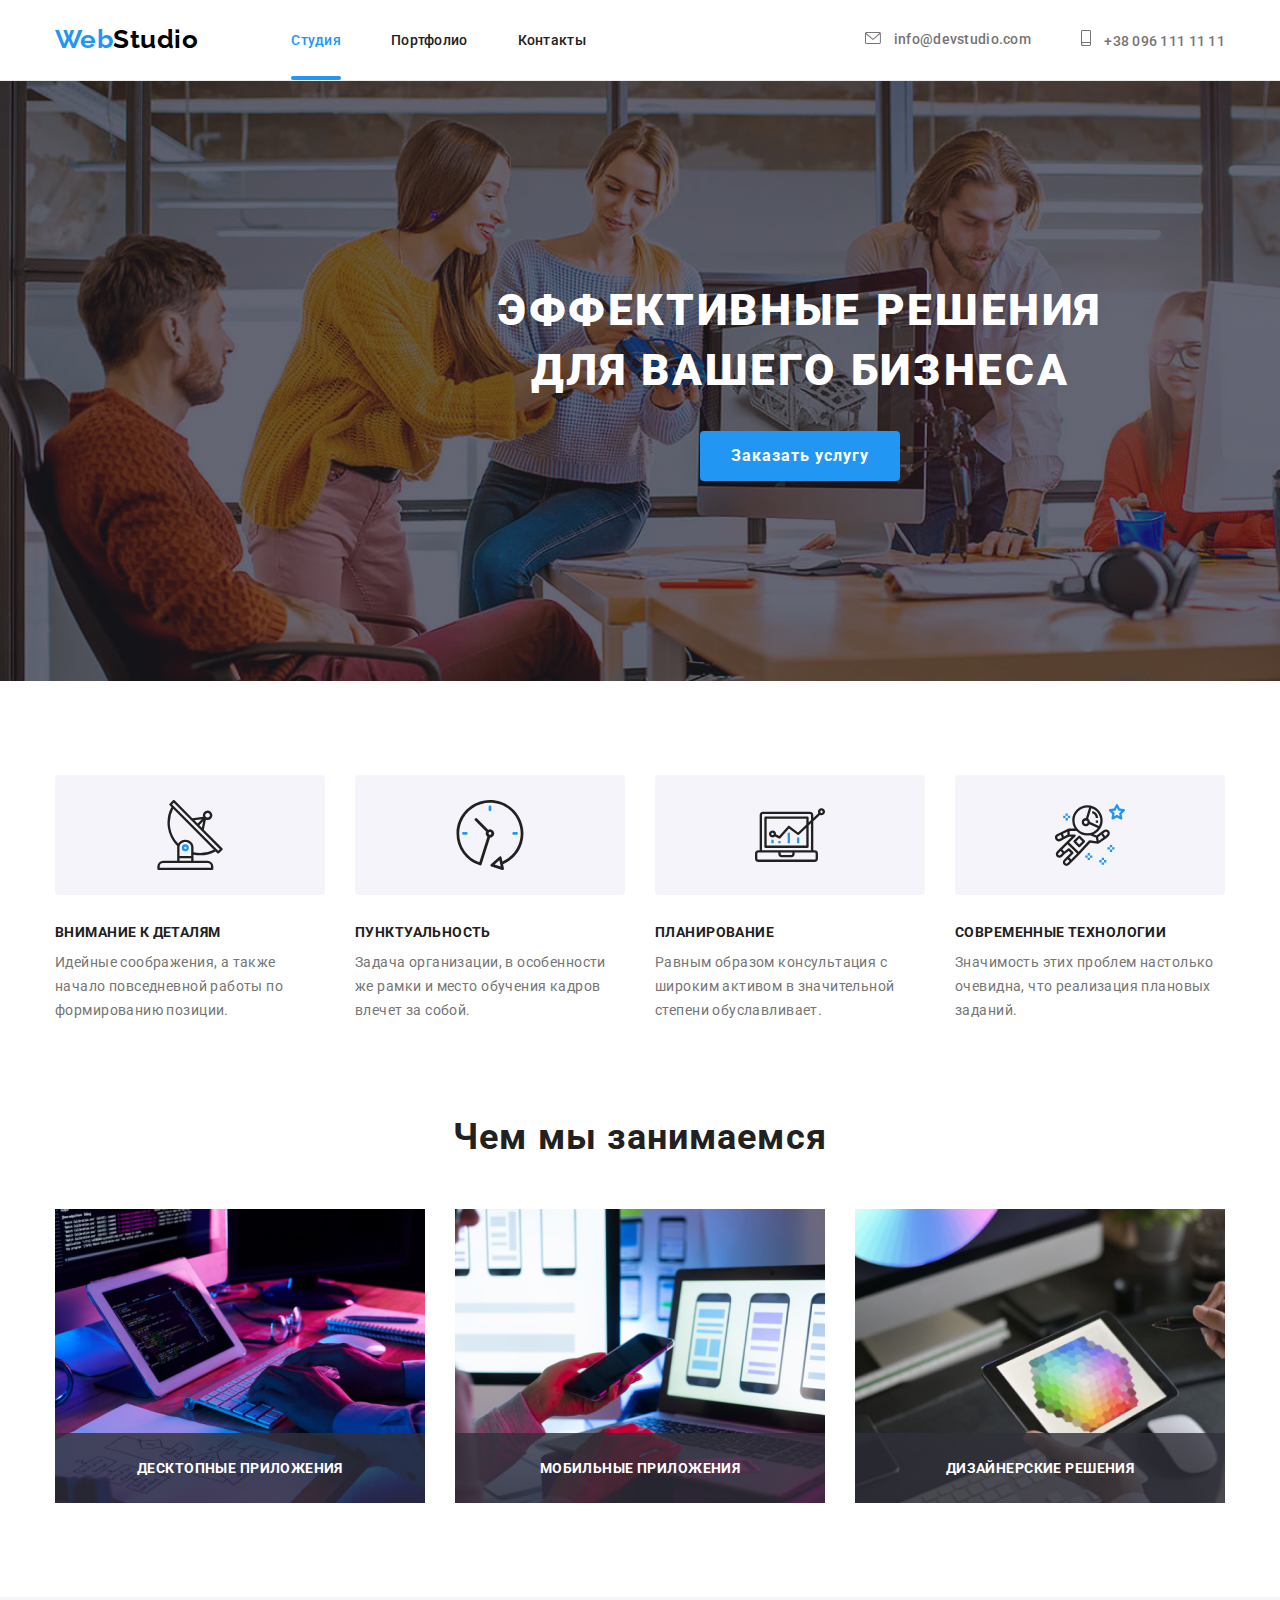
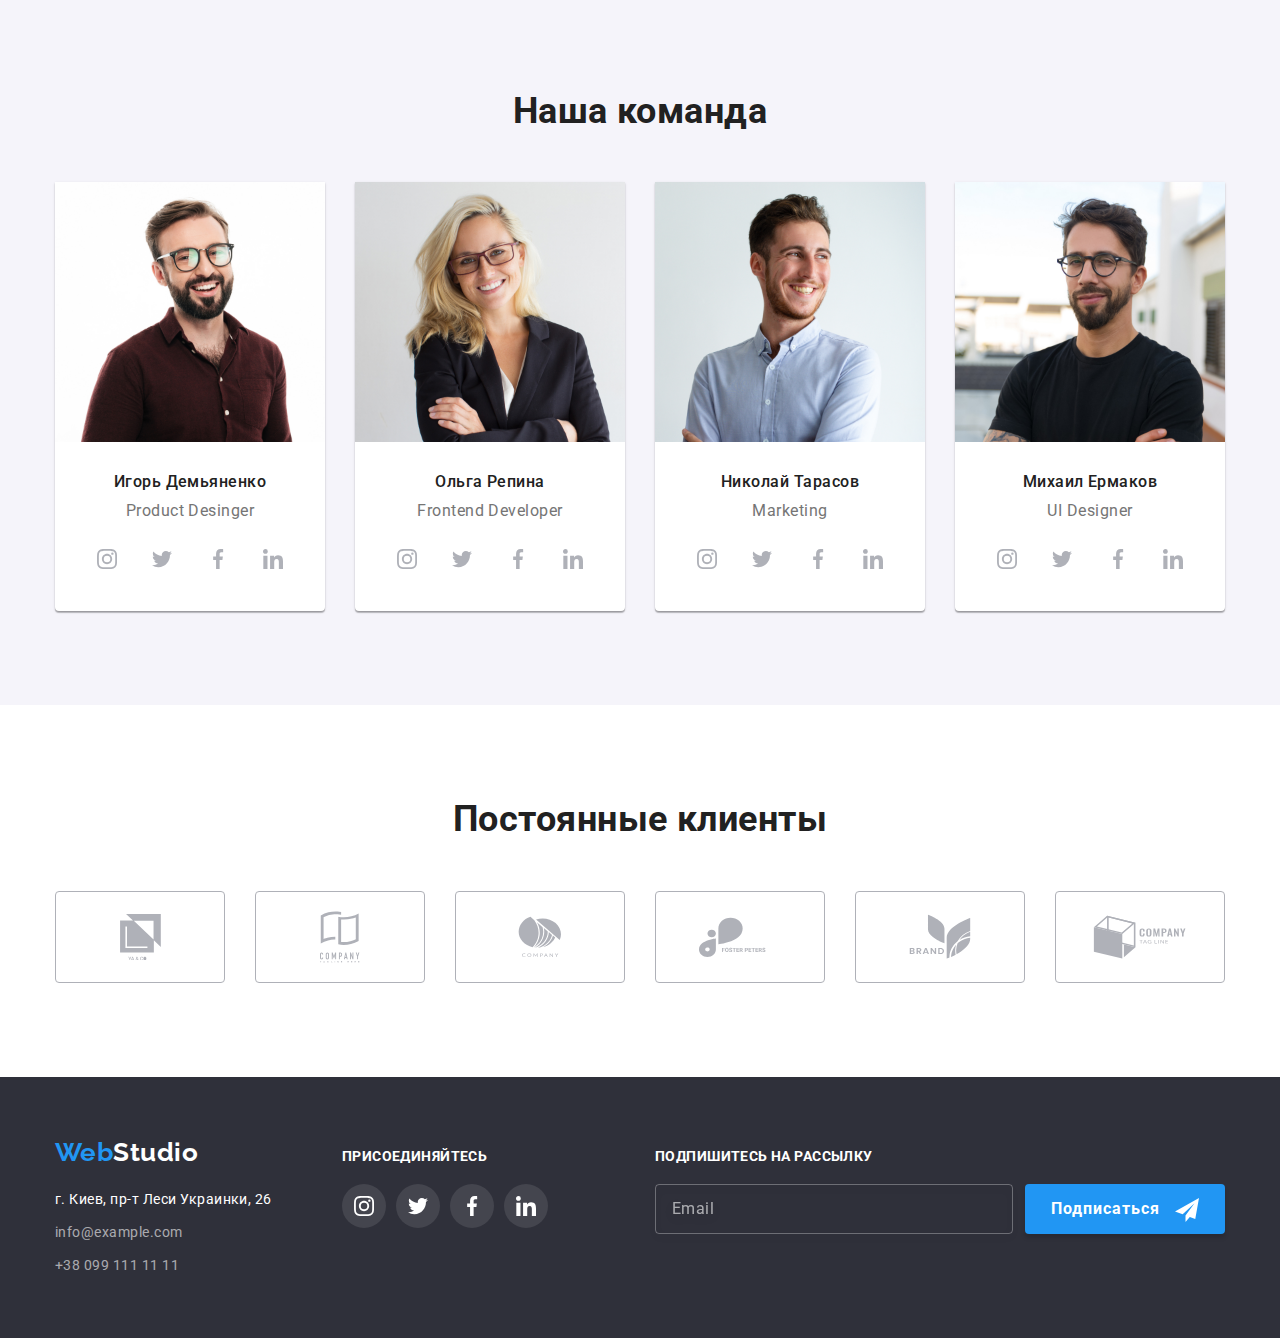
<file: index.html>
<!DOCTYPE html>
<html lang="ru">

<head>

  <meta charset="UTF-8" />
  <meta http-equiv="X-UA-Compatible" content="IE=edge" />
  <meta name="viewport" content="width=device-width, initial-scale=1.0" />
  <title>Document</title>
  <link rel="stylesheet" href="https://cdnjs.cloudflare.com/ajax/libs/modern-normalize/1.1.0/modern-normalize.css"
    integrity="sha512-Y0MM+V6ymRKN2zStTqzQ227DWhhp4Mzdo6gnlRnuaNCbc+YN/ZH0sBCLTM4M0oSy9c9VKiCvd4Jk44aCLrNS5Q=="
    crossorigin="anonymous" referrerpolicy="no-referrer" />
  <link rel="preconnect" href="https://fonts.gstatic.com" />
  <link href="https://fonts.googleapis.com/css2?family=Raleway:wght@700&family=Roboto:wght@400;500;700;900&display=swap"
    rel="stylesheet" />
    <link rel="stylesheet" href="https://cdnjs.cloudflare.com/ajax/libs/animate.css/4.1.1/animate.min.css" />
  <link rel="stylesheet" href="./css/style.css" />
</head>

<body>
  <!--======================HEADER==========================-->
  <header class="section">
    <div class="container header-container">
      <nav class="site-nav">
        <a class="logo-header link animate__hinge" href="./index.html">
          <span class="logo-item">Web</span>Studio
        </a>
        <ul class="site-list list">
          <li class="item">
            <a class="site-link current link  after-item" href="#">Студия</a>
          </li>
          <li class="item">
            <a class="site-link link" href="./portfolio.html">Портфолио</a>
          </li>
          <li class="item">
            <a class="site-link link" href="#">Контакты</a>
          </li>
        </ul>
      </nav>
      <ul class="contact-list list">
        <li class="item">
          <a class="contact-link link" href="mailto:info@devstudio.com">
            <svg class="icon-item" width="16px" height="12">
              <use href="./images/icon/symbol-defs.svg#icon-envelope"></use>
            </svg>
            info@devstudio.com
          </a>
        </li>
        <li class="item">
          <a class="contact-link link " href="tel:+38-096-111-11-11">
            <svg class="icon-item" width="10px" height="16px">
              <use href="./images/icon/symbol-defs.svg#icon-smartphone">
              </use>
            </svg>
            +38 096 111 11 11
          </a>
        </li>
      </ul>
    </div>
  </header>
  <!--======================END HEADER======================-->

  <main>
    <!--======================HERO======================-->
    <section class="hero overlay">
      <div class="container ">
        <h1 class="hero-title">Эффективные решения <br> для вашего бизнеса</h1>
        <button class="button" type="button" data-modal-open>Заказать услугу</button>
      </div>
    </section>
    <!-- ======================END HERO====================== -->

    <!-- ======================FEATURES====================== -->
    <section class="features-content">
      <div class="container">
        <h2 class="hidden">Особенности</h2>
        <ul class="features-list list">
          <li>
            <div class="features-item">
                <svg class="icon-antenna" width="70px"  height="70px" >
                  <use href="./images/icon/symbol-defs.svg#icon-antenna1"></use>
                </svg>
            </div>
            <h3 class="features-title">Внимание к деталям</h3>
            <p class="text-description">
              Идейные соображения, а также
              начало повседневной работы по
              формированию позиции.
            </p>
          </li>
          <li>
            <div class="features-item">
              <svg class="icon-antenna" width="70px"  height="70px">
                <use href="./images/icon/symbol-defs.svg#icon-clock1" ></use>
              </svg>
            </div>
            <h3 class="features-title">Пунктуальность</h3>
            <p class="text-description">
              Задача организации, в особенности же рамки и место обучения кадров
              влечет за собой.
            </p>
          </li>
          <li>
            <div class="features-item">
              <svg class="icon-antenna" width="70px"  height="70px">
                <use href="./images/icon/symbol-defs.svg#icon-diagram1" ></use>
              </svg>
            </div class="features-item">
            <h3 class="features-title">Планирование</h3>
            <p class="text-description">
              Равным образом консультация с широким активом в значительной
              степени обуславливает.
            </p>
          </li>
          <li>
            <div class="features-item">
              <svg class="icon-antenna" width="70px"  height="70px">
                <use href="./images/icon/symbol-defs.svg#icon-astronaut1"></use>
              </svg>
            </div>
            <h3 class="features-title">Современные технологии</h3>
            <p class="text-description">
              Значимость этих проблем настолько очевидна, что реализация
              плановых заданий.
            </p>
          </li>
        </ul>
      </div>
    </section>
    <!-- ======================END FEATURES======================= -->

    <!-- ======================WORK ACTIVITY====================== -->
    <section class=" container-work-activity">
      <div class="container">
        <h2 class="work-section-title">Чем мы занимаемся</h2>
        <ul class="work-list list">
          <li>
            <div class="contact-work-item">
              <img class="img-item" src="./images/box_1.jpg" width="370" height="294" alt="фото_планирование" />
              <p class="contact-work-desc">
                Десктопные приложения
              </p>
            </div>
          </li>

          <li>
            <div class="contact-work-item">
              <img class="img-item" src="./images/box_2.jpg" width="370" height="294" alt="фото_разработки" />
              <p class="contact-work-desc">
                мобильные приложения
              </p>
            </div>
            
          </li>

          <li>
            <div class="contact-work-item" >
            <img class="img-item" src="./images/box_3.jpg" width="370" height="294" alt="фото_выбор_цвета" />
            <p class="contact-work-desc">Дизайнерские решения</p>
            </div>
          </li>

        </ul>
      </div>
    </section>
    <!-- ======================END WORK SECTION====================== -->

    <!-- ======================TEAM SECTION====================== -->
    <section class="team-section">
      <div class="container">
        <h2 class="team-title">Наша команда</h2>
        <ul class="team-list list">
          <li class="team-item  ">
            <img class="team-foto" src="./images/img_4.jpg" width="270" alt="фото_Дизайнера" />
            <div class="text-item">
              <h3 class="title-command-description">Игорь Демьяненко</h3>
              <p class="command-description" lang="en">Product Desinger</p>
              <div class="icon-set">
                
                <a class="link-icon-inst" href="#">
                  <svg class="inst-style" width="20px" height="20px">
                    <use href="./images/icon/symbol-defs.svg#icon-instagram-2"></use>
                  </svg>
                </a>
                <a class="link-icon-inst" href="#">
                  <svg class="inst-style"  width=" 20px" height="20px">
                    <use href="./images/icon/symbol-defs.svg#icon-twitter-1"></use>
                  </svg>
                </a>
                <a class="link-icon-inst" href="#">
                  <svg class="inst-style"  width=" 20px" height="20px">
                    <use href="./images/icon/symbol-defs.svg#icon-facebook-1"></use>
                  </svg>
                </a>
                <a class="link-icon-inst" href="#">
                  <svg class="inst-style" width="20px" height="20px">
                    <use href="./images/icon/symbol-defs.svg#icon-linkedin-1"></use>
                  </svg>
                </a>
              </div>
            </div>
          </li>  
          <li class="team-item">
            <img class="team-foto" src="./images/img_3.jpg" width="270" alt="фото_Фронтенд_разработчика" />
            <div class="text-item">
                <h3 class="title-command-description">Ольга Репина</h3>
              <p lang="en" class="command-description">Frontend Developer</p>
              <div class="icon-set">
                  <a class="link-icon-inst" href="#">
                    <svg class="inst-style"  width="20px" height="20px" >
                      <use href="./images/icon/symbol-defs.svg#icon-instagram-2"></use>
                    </svg>
                  </a>
                  <a class="link-icon-inst" href="#">
                    <svg class="inst-style  width="20px" height="20px" >
                      <use href="./images/icon/symbol-defs.svg#icon-twitter-1"></use>
                    </svg>
                  </a>
                  <a class="link-icon-inst" href="#">
                    <svg class="inst-style  width="20px" height="20px" >
                      <use href="./images/icon/symbol-defs.svg#icon-facebook-1"></use>
                    </svg>
                  </a>
                  <a class="link-icon-inst" href="#">
                    <svg class="inst-style"  width="20px" height="20px" >
                      <use href="./images/icon/symbol-defs.svg#icon-linkedin-1"></use>
                    </svg>
                  </a>
              </div> 
            </div>
          </li>
          <li class="team-item">
            <img class="team-foto" src="./images/img_2.jpg" width="270" alt="фото_Маркетолога" />
            <div class="text-item">
                <h3 class="title-command-description">Николай Тарасов</h3>
                <p lang="en" class="command-description">Marketing</p>
              <div class="icon-set">
                <a class="link-icon-inst" href="#">
                  <svg class="inst-style" width="20px" height="20px">
                    <use href="./images/icon/symbol-defs.svg#icon-instagram-2"></use>
                  </svg>
                </a>
                <a class="link-icon-inst" href="#">
                  <svg class="inst-style  width=" 20px" height="20px">
                    <use href="./images/icon/symbol-defs.svg#icon-twitter-1"></use>
                  </svg>
                </a>
                <a class="link-icon-inst" href="#">
                  <svg class="inst-style  width=" 20px" height="20px">
                    <use href="./images/icon/symbol-defs.svg#icon-facebook-1"></use>
                  </svg>
                </a>
                <a class="link-icon-inst" href="#">
                  <svg class="inst-style" width="20px" height="20px">
                    <use href="./images/icon/symbol-defs.svg#icon-linkedin-1"></use>
                  </svg>
                </a>
              </div>
            </div>
          </li>
          <li class="team-item">
            <img class="team-foto" src="./images/img_1.jpg" width="270" alt="фото_разработчика_дизайна_интерфейса" />
            <div class="text-item">
              <h3 class="title-command-description">Михаил Ермаков</h3>
              <p lang="en" class="command-description">UI Designer</p>
              <div class="icon-set">
                <a class="link-icon-inst" href="#">
                  <svg class="inst-style" width="20px" height="20px">
                    <use href="./images/icon/symbol-defs.svg#icon-instagram-2"></use>
                  </svg>
                </a>
                <a class="link-icon-inst" href="#">
                  <svg class="inst-style  width=" 20px" height="20px">
                    <use href="./images/icon/symbol-defs.svg#icon-twitter-1"></use>
                  </svg>
                </a>
                <a class="link-icon-inst" href="#">
                  <svg class="inst-style  width=" 20px" height="20px">
                    <use href="./images/icon/symbol-defs.svg#icon-facebook-1"></use>
                  </svg>
                </a>
                <a class="link-icon-inst" href="#">
                  <svg class="inst-style" width="20px" height="20px">
                    <use href="./images/icon/symbol-defs.svg#icon-linkedin-1"></use>
                  </svg>
                </a>
              </div>
            </div>
          </li>
        </ul>
      </div>
    </section>
    <!-- ======================END TEAM SECTION====================== -->
    <section class="client-section">
      <div class="container client-container">
        <h2 class="title-client">Постоянные клиенты</h2>
        <ul class="client-list list">
          
          <li class="client">
            <a class="client-link" href="#">
              <svg width="41px" height="46.7px">
                <use href="./images/icon/symbol-defs.svg#icon-group1"></use>
              </svg>
            </a>
          </li>
          <li class="client">
            <a class="client-link" href="#">
              <svg width="40px" height="52px">
                <use href="./images/icon/symbol-defs.svg#icon-group2"></use>
              </svg>
            </a>
          </li>
          <li class="client">
            <a class="client-link" href="#">
            <svg width="43.46px" height="41.18px">
            <use href="./images/icon/symbol-defs.svg#icon-group3"></use>
            </svg>
          </a>
          </li>
          <li class="client">
            <a class="client-link" href="#">
            <svg width="84.44px" height="40.62px">
            <use href="./images/icon/symbol-defs.svg#icon-group4"></use>
            </svg>
          </a>
          </li>
          <li class="client">
            <a class="client-link" href="#">
            <svg width="62.54px" height="45.43px">
            <use href="./images/icon/symbol-defs.svg#icon-group5"></use>
            </svg>
          </a>
          </li>
          <li class="client">
            <a class="client-link" href="#">
            <svg width="93.72px" height="43.93px">
            <use href="./images/icon/symbol-defs.svg#icon-group6"></use>
            </svg>
          </a>
          </li>
        </ul>

      </div>
    </section>
  </main>
  <!-- ======================FOOTER SECTION====================== -->
  <footer class="footer">
      <div class="container footer-section ">
        <div class="adress-footer-section">
          <a class="logo-footer link" href="./index.html"><span class="logo-item">Web</span>Studio</a>
          <address class="address">
            <p class="adress-text">г. Киев, пр-т Леси Украинки, 26</p>
            <ul class="footer-list list">
              <li class="footer-item">
                <a class="footer-link link" href="mailto:info@example.com">info@example.com</a>
              </li>
              <li class="footer-item">
                <a class="footer-link link" href="tel:+38-099-111-11-11">+38 099 111 11 11</a>
              </li>
            </ul>
          </address>
        </div>
        
        <div class="footer-set">
          <h2 class="footer-title">присоединяйтесь</h2>
          <ul class="footer-list-icon list">
            <li class="footer-icon-item">
              <a class="footer-icon-inst" href="#">
                <svg class="footer-style" width="20px" height="20px">
                  <use href="./images/icon/symbol-defs.svg#icon-instagram-2"></use>
                </svg>
              </a>
            </li>
            <li class="footer-icon-item">
              <a class="footer-icon-inst" href="#">
                <svg class="inst-style" width=" 20px" height="20px">
                  <use href="./images/icon/symbol-defs.svg#icon-twitter-1"></use>
                </svg>
              </a>
            </li>
            <li class="footer-icon-item">
              <a class="footer-icon-inst" href="#">
                <svg class="inst-style" width=" 20px" height="20px">
                  <use href="./images/icon/symbol-defs.svg#icon-facebook-1"></use>
                </svg>
              </a>
            </li>
            <li class="footer-icon-item">
              <a class="footer-icon-inst" href="#">
                <svg class="inst-style" width="20px" height="20px">
                  <use href="./images/icon/symbol-defs.svg#icon-linkedin-1"></use>
                </svg>
              </a>
            </li>
          </ul>  
        </div>
        <div class="footer-form">
          <p class="footer-form-title">Подпишитесь на рассылку</p>
          <form class="form-footer">
            <input class="form-footer-email" type="email" name="email" placeholder="Email">
            <button class="form-footer-button" type="submit">Подписаться </button>
          </form>
        </div>
      </div>
    </footer>
  <!-- ======================END FOOTER SECTION====================== -->
  <div class="backdrop is-hidden" data-modal>
    <div class="modal">
      <button type="button" class="close-button" data-modal-close>
        <svg width="18px" height="18px">
          <use href="./images/icon/symbol-defs.svg#icon-close-black-18dp-2-11"></use>
        </svg>
      </button>
      
      <form class="form">
        <p class="modal-title">Оставьте свои данные, мы вам перезвоним</p>

        <label class="form-field">
           <span class="label-title">Имя</span>
          <span class="position-form-man">
            <input class="input-form" type="text" name="username" minlength="2" maxlength="10" required>
            <svg class="svg-icon" width="18px" height="18px">
              <use href="./images/icon/symbol-defs.svg#icon-person-black"></use>
            </svg>
          </span>
        </label>

        <label class="form-field">
          <span class="label-title">Телефон</span>
          <span class="position-form-man">
            <input class="input-form" type="tel" name="tel" pattern="[3]{" required>
            <svg class="svg-icon" width="18px" height="18px">
              <use href="./images/icon/symbol-defs.svg#icon-phone-black-18dp-1"></use>
            </svg>
          </span>
        </label>

        <label class="form-field">
          <span class="label-title">Почта</span>
          <span class="position-form-man">
            <input class="input-form" type="email" name="email">
            <svg class="svg-icon" width="18px" height="18px">
              <use href="./images/icon/symbol-defs.svg#icon-email-black-18dp-11"></use>
            </svg>
          </span>
        </label>

        <label class="form-field">
          <span class="label-title">Коментарии</span>
          <textarea class="input-form " name="comments" rows="7" placeholder="Введите текст"></textarea>
        </label>
        
        <input class="checkbox visually-hidden" id="policy" type="checkbox" name="checkbox" value="check" required>
        <label class="modal-checkbox" for="policy" >Соглашаюсь с рассылкой и принимаю &nbsp;<a href="#">Условия договора</a></label>
        
        <button class="btn-modal" type="submit">Отправить</button>
        
      </form>
    </div>
  </div>
  <script src="./js/modal.js"></script>
</body>

</html>
</file>
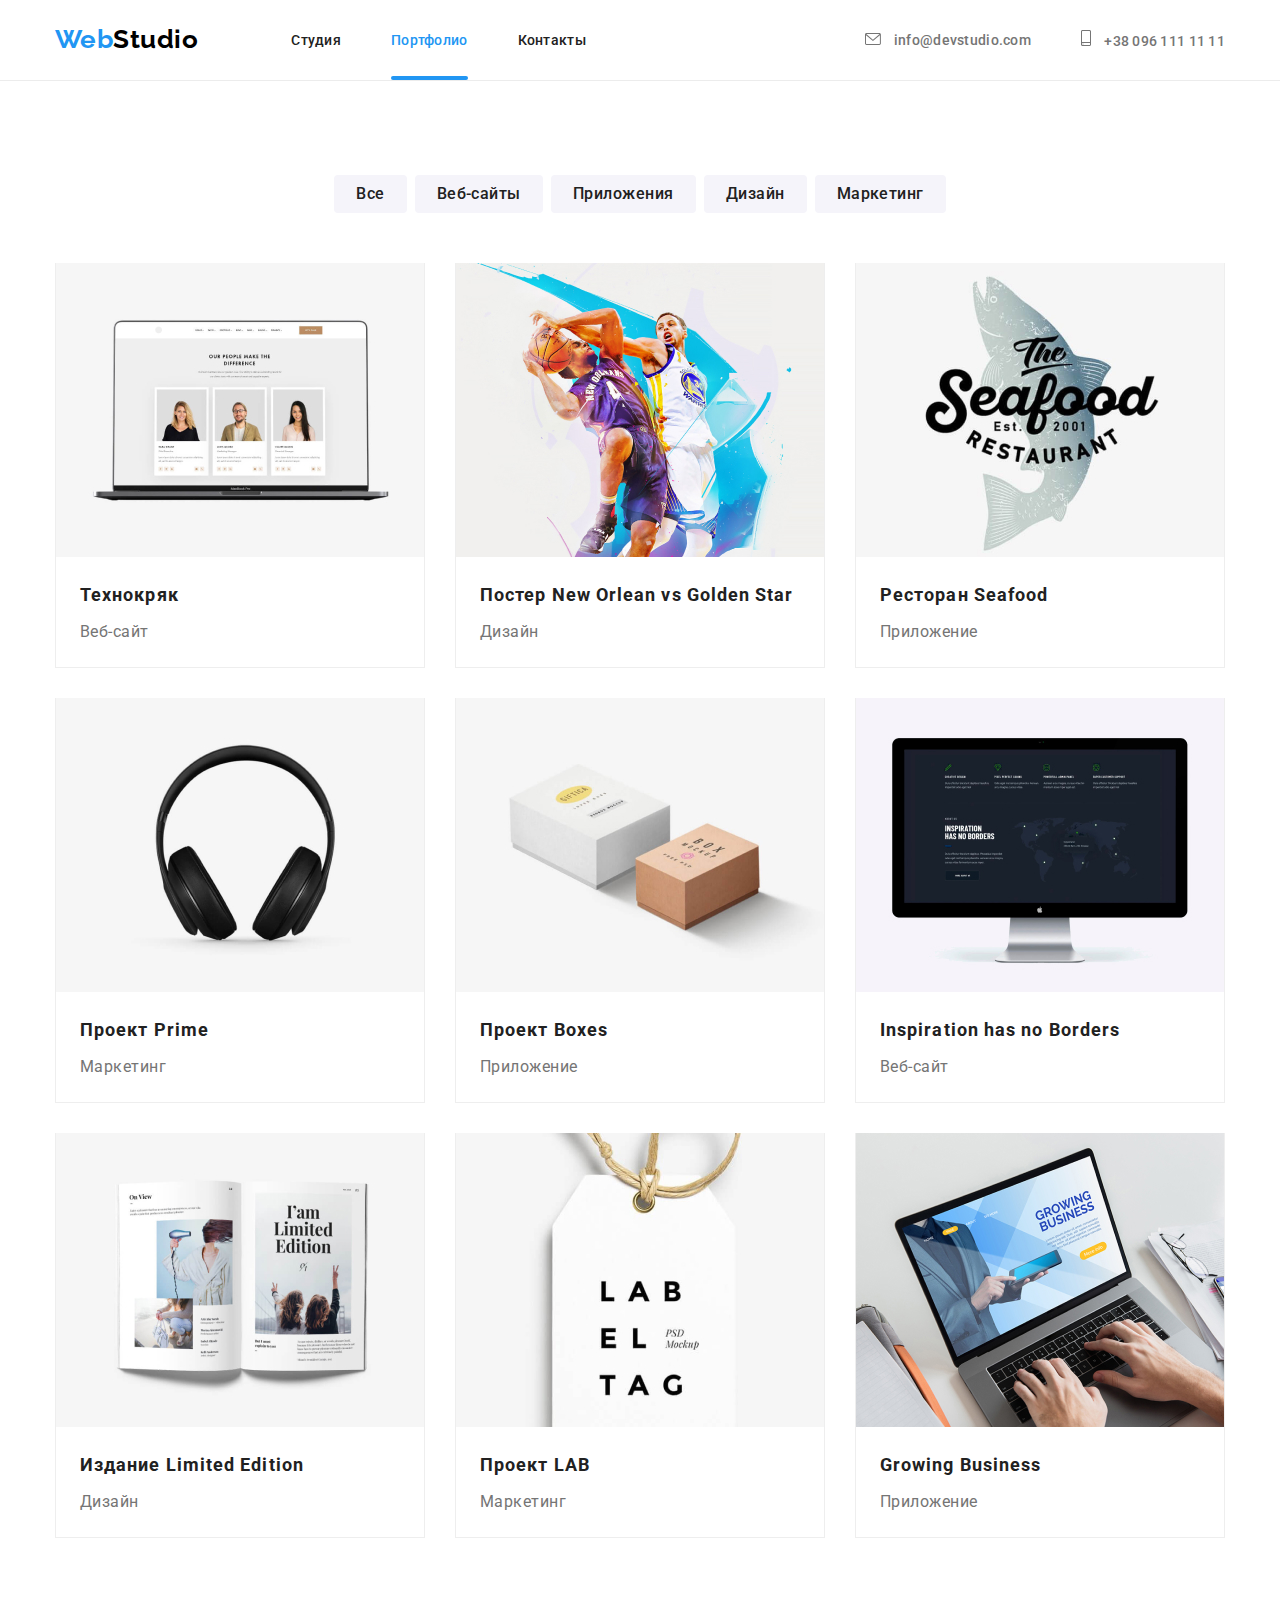
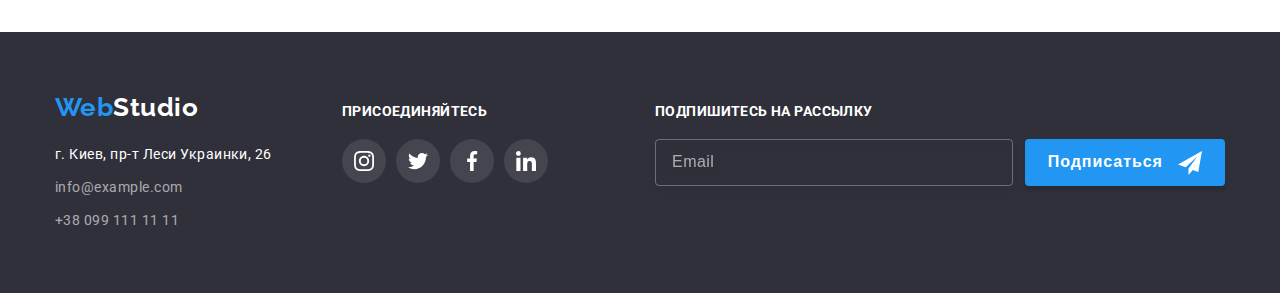
<file: portfolio.html>
<!DOCTYPE html>
<html lang="ru">
  <head>
    <meta charset="UTF-8" />
    <meta http-equiv="X-UA-Compatible" content="IE=edge" />
    <meta name="viewport" content="width=device-width, initial-scale=1.0" />
    <title>Document</title>
    <link rel="preconnect" href="https://fonts.gstatic.com" />
    <link
      href="https://fonts.googleapis.com/css2?family=Raleway:wght@700&family=Roboto:wght@400;500;700;900&display=swap"
      rel="stylesheet"
    />
    <link rel="stylesheet" href="./css/style.css" />
  </head>

  <body>
    <!--======================HEADER==========================-->
    <header class="section">
      <div class="container header-container">
        <nav class="site-nav">
          <a class="logo-header link animate__hinge" href="./index.html">
            <span class="logo-item">Web</span>Studio
          </a>
          <ul class="site-list list">
            <li class="item">
              <a class="site-link link" href="index.html">Студия</a>
            </li>
            <li class="item">
              <a class="site-link current link after-item" href="">Портфолио</a>
            </li>
            <li class="item">
              <a class="site-link link" href="#">Контакты</a>
            </li>
          </ul>
        </nav>
        <ul class="contact-list list">
          <li class="item">
            <a class="contact-link link" href="mailto:info@devstudio.com">
              <svg class="icon-item" width="16px" height="12">
                <use href="./images/icon/symbol-defs.svg#icon-envelope"></use>
              </svg>
              info@devstudio.com
            </a>
          </li>
          <li class="item">
            <a class="contact-link link" href="tel:+38-096-111-11-11">
              <svg class="icon-item" width="10px" height="16px">
                <use href="./images/icon/symbol-defs.svg#icon-smartphone"></use>
              </svg>
              +38 096 111 11 11
            </a>
          </li>
        </ul>
      </div>
    </header>
    <!--======================END HEADER======================-->
    <main>
      <section class="portfolio">
        <!-- <h1 class="hidden">Наши работы</h1> -->
        <div class="container">
          <ul class="filter list">
            <li class="item"><button class="filter-btn" type="button">Все</button></li>
            <li class="item"><button class="filter-btn" type="button">Веб-сайты</button></li>
            <li class="item"><button class="filter-btn" type="button">Приложения</button></li>
            <li class="item"><button class="filter-btn" type="button">Дизайн</button></li>
            <li class="item"><button class="filter-btn" type="button">Маркетинг</button></li>
          </ul>

          <ul class="list-of-our-works list">
            <li class="filter-item">
              <a class="link filter-link" href="#">
                <div class="filter-box">
                  <img
                    class="img"
                    src="./images/portfolio/img.jpg"
                    width="370"
                    height="294"
                    alt="ноутбук"
                  />
                  <div class="wrapper">
                    <p class="description-of-work-text">
                      Lorem, ipsum dolor sit amet consectetur adipisicing elit. Vero odit sed, dicta
                      molesti as cumque minus quisquam iusto dolorum, consequa tur nulla minima,
                      dolore consectetur! Quo aspernatur
                    </p>
                  </div>
                </div>
                <div class="position-text">
                  <h2 class="title">Технокряк</h2>
                  <p class="description-of-work">Веб-сайт</p>
                </div>
              </a>
            </li>

            <li class="filter-item">
              <a class="link filter-link" href="#">
                <div class="filter-box">
                  <img
                    class="img"
                    src="./images/portfolio/img-1.jpg"
                    width="370"
                    height="294"
                    alt="фото_спортсмены"
                  />
                  <div class="wrapper">
                    <p class="description-of-work-text">
                      Lorem, ipsum dolor sit amet consectetur adipisicing elit. Numquam voluptas
                      quas sit inventore simi lique non aliquam consequuntur nam, modi un de
                      incidunt quam placeat deserunt molestias error animi iusto, odio totam.
                    </p>
                  </div>
                </div>
                <div class="position-text">
                  <h2 class="title">Постер New Orlean vs Golden Star</h2>
                  <p class="description-of-work">Дизайн</p>
                </div>
              </a>
            </li>

            <li class="filter-item">
              <a class="link filter-link" href="#">
                <div class="filter-box">
                  <img
                    class="img"
                    src="./images/portfolio/img-2.jpg"
                    width="370"
                    height="294"
                    alt="логотип_ресторана"
                  />
                  <div class="wrapper">
                    <p class="description-of-work-text">
                      Lorem, ipsum dolor sit amet consectetur adipisicing elit. Vitae fugiat sunt ad
                      quae dolorem uam, nihil libero asperiores, placeat ipsa magnam quasi, ducimus
                      alias mollitia. Laud antium magni neque sunt perferendis?
                    </p>
                  </div>
                </div>
                <div class="position-text">
                  <h2 class="title">Ресторан Seafood</h2>
                  <p class="description-of-work">Приложение</p>
                </div>
              </a>
            </li>

            <li class="filter-item">
              <a class="link filter-link" href="#">
                <div class="filter-box">
                  <img
                    class="img"
                    src="./images/portfolio/img-3.jpg"
                    width="370"
                    height="294"
                    alt="наушники"
                  />
                  <div class="wrapper">
                    <p class="description-of-work-text">
                      Lorem ipsum dolor sit amet consectetur adipisicing elit. Dicta, minima
                      aliquam! Quod, aliquid nemo. Corrupti quam commodi volupta tes nemo molestias
                      voluptatibus molestiae, ducimus unde re pellat quae architecto necessitatibus
                      cumque non?
                    </p>
                  </div>
                </div>
                <div class="position-text">
                  <h2 class="title">Проект Prime</h2>
                  <p class="description-of-work">Маркетинг</p>
                </div>
              </a>
            </li>

            <li class="filter-item">
              <a class="link filter-link" href="#">
                <div class="filter-box">
                  <img
                    class="img"
                    src="./images/portfolio/img-4.jpg"
                    width="370"
                    height="294"
                    alt="декоративные_каробочки"
                  />
                  <div class="wrapper">
                    <p class="description-of-work-text">
                      Lorem ipsum, dolor sit amet consectetur adipisicing elit. Ratione eligendi
                      ipsa, veritatis quibusda m quos saepe, quia quo nobis rerum eius dolorum
                      pariatur! Vero ipsam cumque numquam quidem blanditiis assumenda natus.
                    </p>
                  </div>
                </div>
                <div class="position-text">
                  <h2 class="title">Проект Boxes</h2>
                  <p class="description-of-work">Приложение</p>
                </div>
              </a>
            </li>

            <li class="filter-item">
              <a class="link filter-link" href="#">
                <div class="filter-box">
                  <img
                    class="img"
                    src="./images/portfolio/img-5.jpg"
                    width="370"
                    height="294"
                    alt="монитор"
                  />
                  <div class="wrapper">
                    <p class="description-of-work-text">
                      Lorem ipsum dolor sit amet consectetur, adipisicing elit. Harum rerum unde
                      iure veniam, architect a non pariatur distinctio eveniet dicta labore est
                      consequuntur maiores. Consectetur doloribus sunt ducimus. Sequi, quia
                    </p>
                  </div>
                </div>
                <div class="position-text">
                  <h2 class="title">Inspiration has no Borders</h2>
                  <p class="description-of-work">Веб-сайт</p>
                </div>
              </a>
            </li>

            <li class="filter-item">
              <a class="link filter-link" href="#">
                <div class="filter-box">
                  <img
                    class="img"
                    src="./images/portfolio/img-6.jpg"
                    width="370"
                    height="294"
                    alt="журнал"
                  />
                  <div class="wrapper">
                    <p class="description-of-work-text">
                      Lorem ipsum dolor sit amet consectetur adipisicing elit. Placeat, illum! Lorem
                      ipsum, dolor sit amet consectetur adipisicing elit. Eligend i, fuga? Ullam
                      quam quo atque quod tenetur voluptas doloremque. Adipisci blanditiis veritatis
                      quo rem te mpore? Dolorem, exercitationem! Provident, corporis nesciunt. Sunt?
                    </p>
                  </div>
                </div>
                <div class="position-text">
                  <h2 class="title">Издание Limited Edition</h2>
                  <p class="description-of-work">Дизайн</p>
                </div>
              </a>
            </li>

            <li class="filter-item">
              <a class="link filter-link" href="#">
                <div class="filter-box">
                  <img
                    class="img"
                    src="./images/portfolio/img-7.jpg"
                    width="370"
                    height="294"
                    alt="лейба"
                  />
                  <div class="wrapper">
                    <p class="description-of-work-text">
                      Lorem ipsum dolor sit amet consectetur adipisicing elit. Dolorem ea eaque
                      fugiat accusamus quae reicie onsequuntur consectetur veritatis nisi vero
                      maxime temporibus, modi officia su nt rem cupiditate tempore dolorum! Facilis!
                    </p>
                  </div>
                </div>
                <div class="position-text">
                  <h2 class="title">Проект LAB</h2>
                  <p class="description-of-work">Маркетинг</p>
                </div>
              </a>
            </li>

            <li class="filter-item">
              <a class="link filter-link" href="#">
                <div class="filter-box">
                  <img
                    class="img"
                    src="./images/portfolio/img-8.jpg"
                    width="370"
                    height="294"
                    alt="работа_за_ноутбуком"
                  />
                  <div class="wrapper">
                    <p class="description-of-work-text">
                      Lorem ipsum dolor sit amet consectetu r adipisicing elit. Doloremque, eius
                      delectus alias, odio cu mque nisi accusantium quidem minus officia consectetur
                      non autem aperiam quis eligendi? Itaque explicab o sit sequi optio!
                    </p>
                  </div>
                </div>
                <div class="position-text">
                  <h2 class="title">Growing Business</h2>
                  <p class="description-of-work">Приложение</p>
                </div>
              </a>
            </li>
          </ul>
        </div>
      </section>
    </main>
    <footer class="footer">
      <div class="container footer-section ">
        <div class="adress-footer-section">
          <a class="logo-footer link" href="./index.html"><span class="logo-item">Web</span>Studio</a>
          <address class="address">
            <p class="adress-text">г. Киев, пр-т Леси Украинки, 26</p>
            <ul class="footer-list list">
              <li class="footer-item">
                <a class="footer-link link" href="mailto:info@example.com">info@example.com</a>
              </li>
              <li class="footer-item">
                <a class="footer-link link" href="tel:+38-099-111-11-11">+38 099 111 11 11</a>
              </li>
            </ul>
          </address>
        </div>
    
        <div class="footer-set">
          <h2 class="footer-title">присоединяйтесь</h2>
          <ul class="footer-list-icon list">
            <li class="footer-icon-item">
              <a class="footer-icon-inst" href="#">
                <svg class="footer-style" width="20px" height="20px">
                  <use href="./images/icon/symbol-defs.svg#icon-instagram-2"></use>
                </svg>
              </a>
            </li>
            <li class="footer-icon-item">
              <a class="footer-icon-inst" href="#">
                <svg class="inst-style" width=" 20px" height="20px">
                  <use href="./images/icon/symbol-defs.svg#icon-twitter-1"></use>
                </svg>
              </a>
            </li>
            <li class="footer-icon-item">
              <a class="footer-icon-inst" href="#">
                <svg class="inst-style" width=" 20px" height="20px">
                  <use href="./images/icon/symbol-defs.svg#icon-facebook-1"></use>
                </svg>
              </a>
            </li>
            <li class="footer-icon-item">
              <a class="footer-icon-inst" href="#">
                <svg class="inst-style" width="20px" height="20px">
                  <use href="./images/icon/symbol-defs.svg#icon-linkedin-1"></use>
                </svg>
              </a>
            </li>
          </ul>
        </div>
        <div class="footer-form">
          <p class="footer-form-title">Подпишитесь на рассылку</p>
          <form class="form-footer">
            <input class="form-footer-email" type="email" name="email" placeholder="Email">
            <button class="form-footer-button" type="submit">Подписаться </button>
          </form>
        </div>
      </div>
    </footer>
  </body>
</html>
</file>
<file: css/style.css>
html {
  box-sizing: border-box;
}

*,
*::after,
*::before {
  box-sizing: inherit;
}
:root {
  --primary-text-color: #757575;
  --secondary-text-color: #212121;
  --accent-color: #2196f3;
  --primary-bg-color: #ffffff;
  --primary-bg-color-filter: #f5f4fa;
  --prinary-font-family: 'Roboto', sant-serif;
}

body {
  background-color: var(--primary-bg-color);
  color: var(--primary-text-color);
  font-family: var(--prinary-font-family);
  margin: 0px;
  letter-spacing: 0.03em;
}

.list {
  list-style: none;
  margin: 0px;
  padding: 0px;
}

.link {
  text-decoration: none;
}

h1,
h2,
h3,
h4,
h5,
h6 {
  margin: 0px;
  padding: 0px;
}

p {
  margin: 0px;
  padding: 0px;
}

img {
  display: block;
}

/*======================COMPONENTS======================*/
.container {
  width: 1200px;
  margin-left: auto;
  margin-right: auto;
  padding-left: 15px;
  padding-right: 15px;
}

/*======================END COMPONENTS======================*/

/*======================HEADER======================*/
.section {
  border-bottom: 1px solid #ececec;
}

.header-container {
  display: flex;
  align-items: center;
}

.site-nav {
  display: flex;
  align-items: center;
}

.site-list {
  display: flex;
  margin-left: 93px;
}

.site-list .item + .item {
  margin-left: 50px;
}

.contact-list {
  display: flex;
  margin-left: auto;
}

.contact-list .item + .item {
  margin-left: 50px;
}

.logo-item {
  color: #2196f3;
}

.animate__hinge {
  transition: 250ms;
}

.logo-header {
  color: #000000;
  font-family: 'Raleway', sant-serif;
  font-weight: 700;
  font-size: 26px;
  line-height: 1.2;
}

.site-link {
  display: block;
  padding-top: 32px;
  padding-bottom: 32px;
  color: var(--secondary-text-color);
  transition: color 250ms cubic-bezier(0.4, 0, 0.2, 1);
}

.item {
  position: relative;
}

.after-item::after {
  position: absolute;
  display: block;
  bottom: 0;
  content: '';
  width: 100%;
  height: 4px;
  border-radius: 2px;
  background: var(--accent-color);
}

.site-link.current {
  color: var(--accent-color);
}

.site-link:hover,
.site-link:focus {
  color: var(--accent-color);
}

.contact-link {
  padding-top: 32px;
  padding-bottom: 32px;
  color: var(--primary-text-color);
  transition: color 250ms cubic-bezier(0.4, 0, 0.2, 1);
}

.contact-link:hover,
.contact-link:focus {
  color: var(--accent-color);
}

.icon-item {
  margin-right: 10px;
  fill: var(--primary-text-color);
}

.contact-link:hover .icon-item {
  fill: var(--accent-color);
}

.contact-link:focus .icon-item {
  fill: var(--accent-color);
}

.site-link,
.contact-link {
  font-weight: 500;
  font-size: 14px;
  line-height: 1.15;
  letter-spacing: 0.02em;
}
/* ======================END HEADER====================== */

/*======================FOOTER======================*/

.footer {
  background-color: #2f303a;
  padding-top: 60px;
  padding-bottom: 60px;
}

.footer-list .footer-item:not(:last-child) {
  margin-bottom: 9px;
}

.footer-set {
  margin-left: 70px;
}

.footer-list-icon {
  display: flex;
  width: 206px;
  justify-content: space-between;
  margin-top: 20px;
}

.footer-icon-inst {
  display: flex;
  width: 44px;
  height: 44px;
  justify-content: center;
  align-items: center;
  background-color: rgba(255, 255, 255, 0.1);
  border-radius: 50%;
  fill: var(--primary-bg-color);
  transition: background-color 250ms cubic-bezier(0.4, 0, 0.2, 1);
}

.footer-section {
  display: flex;
  align-items: baseline;
}

.footer-icon-inst:hover,
.footer-icon-inst:focus {
  background-color: var(--accent-color);
}

.logo-footer {
  color: #ffffff;
  font-family: 'Raleway', sant-serif;
  font-weight: 700;
  font-size: 26px;
  line-height: 1.2;
}

.footer-link {
  display: block;
  color: rgba(255, 255, 255, 0.6);
  transition: color 250ms cubic-bezier(0.4, 0, 0.2, 1);
}

.footer-link:hover,
.footer-link:focus {
  color: #ffffff;
}

.footer .address {
  font-style: normal;
  font-weight: 400;
  font-size: 14px;
  line-height: 1.71;
  margin-top: 20px;
}

.adress-text {
  color: #ffffff;
  margin-bottom: 9px;
}

.footer-title {
  font-weight: bold;
  font-size: 14px;
  line-height: 16px;
  letter-spacing: 0.03em;
  text-transform: uppercase;
  color: var(--primary-bg-color);
}

/* ======================END FOOTER====================== */

/* main html */

/*======================HERO SECTION======================*/

.hero {
  background-color: #2f303a;
  color: var(--primary-bg-color);
  text-align: center;
  padding-top: 200px;
  padding-bottom: 200px;
}

.overlay {
  width: 1600px;
  height: 600px;
  margin-left: auto;
  margin-right: auto;
  background-image: linear-gradient(to right, rgba(47, 48, 58, 0.4), rgba(47, 48, 58, 0.4)),
    url(../images/background_images/overlay.png);
  background-position: center;
}

.hero-title {
  margin-top: 0px;
  margin-bottom: 30px;
  font-weight: 900;
  font-size: 44px;
  line-height: 1.36;
  letter-spacing: 0.06em;
  text-transform: uppercase;
  text-align: center;
}

.button {
  width: 200px;
  height: 50px;
  border-radius: 4px;
  border: none;
  background-color: var(--accent-color);
  color: #ffffff;
  font-family: inherit;
  font-style: normal;
  font-weight: 700;
  font-size: 16px;
  line-height: 1.87;
  letter-spacing: 0.06em;
  cursor: pointer;
  text-align: center;
  transition: background-color 250ms cubic-bezier(0.4, 0, 0.2, 1);
}

.button:hover,
.button:focus {
  background-color: #188ce8;
}

/* ======================END HERO SECTION====================== */

/*======================FEATURES======================*/

.hidden {
  display: none;
}

.features-content {
  padding-top: 94px;
  padding-bottom: 47px;
}

.features-list {
  display: flex;
  justify-content: space-between;
}

.features-item {
  display: flex;
  justify-content: center;
  align-items: center;
  width: 270px;
  height: 120px;
  margin-bottom: 30px;
  background-color: var(--primary-bg-color-filter);
  border-radius: 4px;
}

.features-title {
  margin-bottom: 10px;
  margin-top: 0px;

  color: var(--secondary-text-color);
  font-weight: 700;
  font-size: 14px;
  line-height: 1.14;
  letter-spacing: 0.03em;
  text-transform: uppercase;
}

.text-description {
  font-size: 14px;
  line-height: 1.71;
  letter-spacing: 0.03em;
  width: 270px;
}
/* ======================END FEATURES====================== */

/* ======================WORK ACTIVITY====================== */
.container-work-activity {
  padding-bottom: 94px;
  padding-top: 47px;
}

.work-list {
  display: flex;
  justify-content: space-between;
}

.contact-work-item {
  position: relative;
}

.contact-work-desc {
  display: flex;
  justify-content: center;
  align-items: center;
  position: absolute;
  bottom: 0;
  left: 0;
  width: 100%;
  height: 70px;

  font-family: Roboto;
  font-weight: 700;
  font-size: 14px;
  line-height: 16px;
  text-align: center;
  letter-spacing: 0.03em;
  text-transform: uppercase;

  color: #ffffff;
  background: rgba(47, 48, 58, 0.8);
}

.work-section-title {
  margin-bottom: 50px;

  color: var(--secondary-text-color);
  font-family: Roboto;
  font-weight: 700;
  font-size: 36px;
  line-height: 1.16;
  text-align: center;
  letter-spacing: 0.03em;
}
/* ======================END WORK ACTIVITY====================== */

/*======================TEAM SECTION======================*/
.team-section {
  padding-bottom: 94px;
  padding-top: 94px;
  background-color: #f5f4fa;
  color: var(--secondary-text-color);
}

.team-title {
  margin-bottom: 50px;
  font-weight: 700;
  font-size: 36px;
  line-height: 1.16;
  text-align: center;
}

.team-list {
  display: flex;
  justify-content: center;
}

.team-item {
  background-color: var(--primary-bg-color);
  border-radius: 0px 0px 4px 4px;
  box-shadow: 0px 1px 3px rgba(0, 0, 0, 0.12), 0px 1px 1px rgba(0, 0, 0, 0.14),
    0px 2px 1px rgba(0, 0, 0, 0.2);
}

.title-command-description {
  margin-bottom: 10px;
  font-weight: 500;
  font-size: 16px;
  line-height: 1.25;
  text-align: center;
  letter-spacing: 0.03em;
}

.command-description {
  color: var(--primary-text-color);
  font-weight: 400;
  font-size: 16px;
  line-height: 1.18;
  text-align: center;
}

.team-list .team-item:not(:last-child) {
  margin-right: 30px;
}

.text-item {
  margin: 30px 30px;
}

.icon-set {
  display: flex;
  justify-content: space-between;
  margin-top: 16px;
  margin-bottom: 30px;
}

.link-icon-inst {
  display: flex;
  justify-content: center;
  align-items: center;

  background-color: #fff;
  fill: #afb1b8;
  width: 44px;
  height: 44px;
  border-radius: 50%;
  transition: background-color 250ms cubic-bezier(0.4, 0, 0.2, 1),
    fill 250ms cubic-bezier(0.4, 0, 0.2, 1);
}

.link-icon-inst:hover,
.link-icon-inst:focus {
  background-color: var(--accent-color);
  fill: white;
}

/* ======================END TEAM SECTION===================== */

/* ======================CLIENT SECTION=====================   */
.client-section {
  padding-top: 94px;
  padding-bottom: 94px;
}

.title-client {
  color: var(--secondary-text-color);
  font-weight: 700;
  font-size: 36px;
  line-height: 1.16;
  text-align: center;
  margin-bottom: 50px;
}

.client {
  width: 170px;
  height: 92px;
}

.client-link {
  display: flex;
  justify-content: center;
  align-items: center;
  width: 100%;
  height: 100%;

  fill: #afb1b8;

  border: 1px solid #afb1b8;
  border-radius: 4px;
  transition: border 250ms cubic-bezier(0.4, 0, 0.2, 1), fill 250ms cubic-bezier(0.4, 0, 0.2, 1);
}

.client-link:focus,
.client-link:hover {
  fill: var(--accent-color);
  border: 1px solid var(--accent-color);
}

.client-list {
  display: flex;
  justify-content: space-between;
}
/* ======================END CLIENT SECTION=====================   */

/* portfolio */

/*======================OUR WORK SECTION======================*/
.portfolio {
  padding-top: 94px;
  padding-bottom: 94px;
}

.list-of-our-works {
  display: flex;
  flex-wrap: wrap;
}

.list-of-our-works .img {
  display: block;
}

.filter-item {
  width: 370px;
  margin-right: 30px;
  margin-bottom: 30px;
}

.filter-box {
  position: relative;
  overflow: hidden;
}

.wrapper {
  position: absolute;
  width: 100%;
  height: 100%;
  top: 0%;
  left: 0%;
  background: rgba(33, 150, 243, 0.9);
  transform: translateY(100%);
  transition-duration: 250ms;
  transition-timing-function: cubic-bezier(0.4, 0, 0.2, 1);
}

.description-of-work-text {
  position: absolute;
  top: 50%;
  left: 50%;
  transform: translate(-50%, -50%);
  width: 322px;

  font-weight: normal;
  font-size: 18px;
  line-height: 28px;
  letter-spacing: 0.03em;
  color: #ffffff;
}

.filter-link:hover .wrapper,
.filter-link:focus .wrapper {
  transform: translateY(0%);
}

.filter-link {
  width: 100%;
  height: 100%;

  display: block;
  background: #fff;
  border: 1px solid #eeeeee;
  border-top: none;
  transition: box-shadow 250ms cubic-bezier(0.4, 0, 0.2, 1);
}

.filter-link:focus,
.filter-link:hover {
  box-shadow: 0px 1px 1px rgba(0, 0, 0, 0.12), 0px 4px 4px rgba(0, 0, 0, 0.06),
    1px 4px 6px rgba(0, 0, 0, 0.16);
}

.filter-item:nth-child(3n) {
  margin-right: 0px;
}

.filter-item:nth-last-child(-n + 3) {
  margin-bottom: 0;
}

.filter {
  display: flex;
  justify-content: center;
  margin-bottom: 50px;
}

.filter .item:not(:first-child) {
  margin-left: 8px;
}

.filter-btn {
  height: 38px;
  border-radius: 4px;
  border: none;
  padding-left: 22px;
  padding-right: 22px;

  background-color: var(--primary-bg-color-filter);
  color: var(--secondary-text-color);
  font-family: inherit;
  cursor: pointer;
  font-style: normal;
  font-weight: 500;
  font-size: 16px;
  line-height: 1.62;
  text-align: center;
  letter-spacing: 0.03em;
  transition: background-color 250ms cubic-bezier(0.4, 0, 0.2, 1),
    color 250ms cubic-bezier(0.4, 0, 0.2, 1);
}

.filter-btn:hover,
.filter-btn:focus {
  background-color: var(--accent-color);
  color: var(--primary-bg-color);
}

.list-of-our-works .title {
  color: var(--secondary-text-color);
  font-weight: 700;
  font-size: 18px;
  line-height: 2;
  letter-spacing: 0.06em;
}

.description-of-work {
  color: var(--primary-text-color);
  font-weight: 400;
  font-size: 16px;
  line-height: 1.87;
  margin-top: 4px;
}

.position-text {
  width: 100%;
  padding-left: 24px;
  padding-right: 24px;
  margin-top: 20px;
  margin-bottom: 20px;
}
/* ======================END OUR WORK SECTION====================== */

.backdrop {
  position: fixed;
  background: rgba(0, 0, 0, 0.2);
  width: 100vw;
  height: 100vh;
  top: 0;
  left: 0;
  transition: opacity 250ms cubic-bezier(0.4, 0, 0.2, 1),
    visibility 250ms cubic-bezier(0.4, 0, 0.2, 1);
}

.modal {
  position: absolute;
  width: 528px;
  height: 581px;
  padding: 40px;
  top: 50%;
  left: 50%;
  transform: translate(-50%, -50%);
  background: #ffffff;
  box-shadow: 0px 1px 3px rgba(0, 0, 0, 0.12), 0px 1px 1px rgba(0, 0, 0, 0.14),
    0px 2px 1px rgba(0, 0, 0, 0.2);
  border-radius: 4px;
}

.close-button {
  height: 30px;

  position: absolute;
  right: 8px;
  top: 8px;
  border-radius: 50%;
  padding: 6px;
  /* background: transparent; */
  border: 1px solid rgba(0, 0, 0, 0.1);
  cursor: pointer;
  fill: #212121;
}

.close-button:hover,
.close-button:focus {
  fill: var(--accent-color);
}

.is-hidden {
  opacity: 0;
  visibility: hidden;
  pointer-events: none;
}

.form {
  position: absolute;
  top: 50%;
  left: 50%;
  transform: translate(-50%, -50%);

  width: 448px;
}

.modal-title {
  margin-bottom: 12px;

  font-family: Roboto;
  font-weight: 700;
  font-size: 20px;
  line-height: 23px;
  text-align: center;
  letter-spacing: 0.03em;

  color: #212121;
}

.label-title {
  font-family: Roboto;
  font-style: normal;
  font-weight: normal;
  font-size: 12px;
  line-height: 14px;
  letter-spacing: 0.01em;
  color: var(--primary-text-color);
  margin-bottom: 4px;
}

.form-field {
  display: flex;
  flex-direction: column;

  font-family: Roboto;
  font-weight: 400;
  font-size: 12px;
  line-height: 14px;
  letter-spacing: 0.01em;
  color: var(--primary-text-color);
  margin-bottom: 10px;
}

.input-form {
  border-radius: 4px;
  border: 1px solid rgba(33, 33, 33, 0.2);
  width: 100%;
  padding-top: 11px;
  padding-bottom: 11px;
  outline: none;
  cursor: pointer;

  font-family: Roboto;
  font-weight: normal;
  font-size: 12px;
  line-height: 14px;
  letter-spacing: 0.01em;
  color: rgba(47, 48, 58, 0.8);
  transition: fill 250ms cubic-bezier(0.4, 0, 0.2, 1), border 250ms cubic-bezier(0.4, 0, 0.2, 1);
}

.form-field label {
  margin-bottom: 4px;
}

.form-field textarea {
  resize: none;
  width: 100%;
  border-radius: 4px;
  border: 1px solid rgba(33, 33, 33, 0.2);
  padding-top: 12px;
  padding-left: 16px;

  font-family: Roboto;
  font-style: 400;
  font-weight: normal;
  font-size: 12px;
  line-height: 14px;
  letter-spacing: 0.01em;
}

.input-form::placeholder {
  font-family: Roboto;
  font-style: normal;
  font-weight: normal;
  font-size: 14px;
  line-height: 16px;
  letter-spacing: 0.01em;

  color: rgba(117, 117, 117, 0.5);
}

.btn-modal {
  padding: 10px 55px;
  margin: 0 auto;
  width: 200px;
  margin-top: 30px;

  font-family: Roboto;
  font-weight: bold;
  font-size: 16px;
  line-height: 30px;

  display: flex;
  align-items: center;
  text-align: center;
  letter-spacing: 0.06em;
  background: var(--accent-color);
  box-shadow: 0px 4px 4px rgba(0, 0, 0, 0.15);
  border-radius: 4px;
  border: none;

  color: var(--primary-bg-color);

  transition: background-color 250ms cubic-bezier(0.4, 0, 0.2, 1);
}

.btn-modal:hover,
.btn-modal:focus {
  background: #188ce8;
}

.position-form-man {
  position: relative;
}

.svg-icon {
  position: absolute;
  top: 50%;
  left: 12px;
  transform: translateY(-50%);
}

.input-form {
  padding-left: 40px;
  position: relative;
}

.input-form:focus,
.input-form:hover {
  border: 1px solid var(--accent-color);
}

.input-form:focus + .svg-icon,
.input-form:hover + .svg-icon {
  fill: var(--accent-color);
}

.footer-form {
  margin-left: auto;
}

.footer-form-title {
  font-weight: 700;
  font-size: 14px;
  line-height: 16px;
  letter-spacing: 0.03em;
  text-transform: uppercase;
  color: var(--primary-bg-color);
}

.form-footer {
  display: flex;
  justify-content: space-between;
  margin-top: 20px;

  width: 570px;
}

.form-footer-email {
  width: 358px;
  padding: 15px 0px 15px 16px;
  border: 1px solid rgba(255, 255, 255, 0.3);
  filter: drop-shadow(0px 4px 4px rgba(0, 0, 0, 0.15));
  border-radius: 4px;
  background-color: transparent;
  color: var(--primary-bg-color);
}

.form-footer-email::placeholder {
  font-weight: 400;
  font-size: 16px;
  line-height: 20px;
  letter-spacing: 0.03em;
  color: rgba(255, 255, 255, 0.6);
}

.form-footer-button {
  width: 200px;
  /* padding: 10px 28px; */
  background: #2196f3;
  box-shadow: 0px 4px 4px rgba(0, 0, 0, 0.15);
  border-radius: 4px;
  border: none;
  cursor: pointer;
  margin-left: 10px;

  font-weight: 700;
  font-size: 16px;
  line-height: 30px;
  letter-spacing: 0.06em;
  color: #ffffff;
  transition: background-color 250ms cubic-bezier(0.4, 0, 0.2, 1);
}

.form-footer-button:focus,
.form-footer-button:hover {
  background-color: #188ce8;
}

.form-footer-button::after {
  display: inline-block;
  vertical-align: middle;
  content: '';
  background-image: url(../images/icon/icon-send.svg);
  width: 24px;
  height: 24px;
  margin-left: 10px;
}

.visually-hidden {
  position: absolute;
  width: 0px;
  height: 0px;

  border: 01px;
  padding: 0px;
  clip: rect(1px, 1px, 1px, 1px);
  clip: rect(1px 1px 1px 1px);
  overflow: hidden;
}

.modal-checkbox {
  font-family: Roboto;
  font-weight: 400;
  font-size: 14px;
  line-height: 24px;
  letter-spacing: 0.03em;
  color: var(--primary-text-color);
}

.modal-checkbox::before {
  display: inline-block;
  vertical-align: sub;

  content: '';
  width: 16px;
  height: 15px;
  margin-right: 7px;
  border: 2px solid #212121;
  cursor: pointer;
  border-radius: 2px;
  margin-left: 12px;
}

.checkbox:checked + .modal-checkbox::before {
  border: 2px solid var(--accent-color);
  background-image: url(../images/icon/icon-check.svg);
  background-size: contain;
  background-origin: border-box;
}

.checkbox:focus + .modal-checkbox::before {
  outline: 2px solid #0c3ae2a6;
}
</file>
